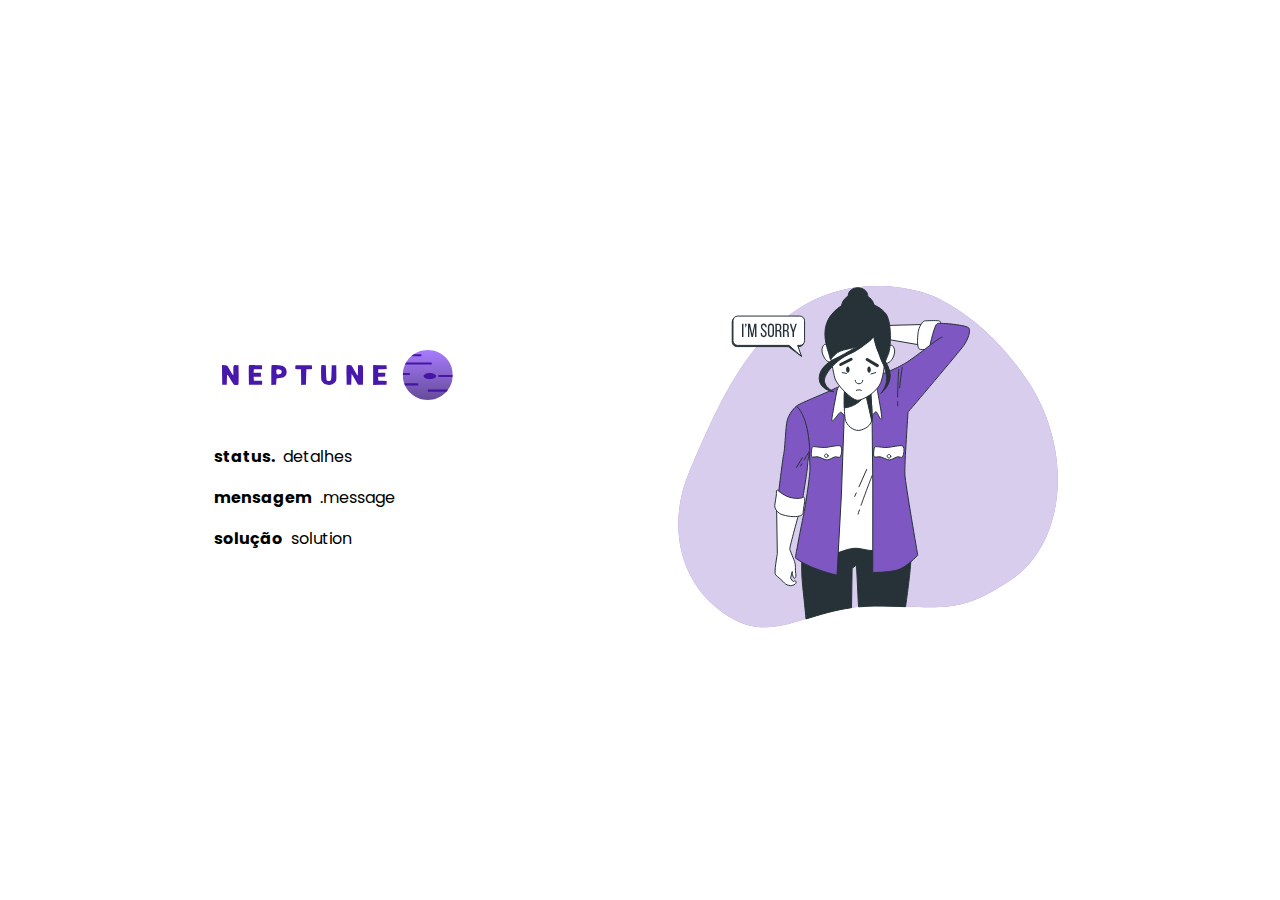
<file: assets/pages/exceptions.html>
<!DOCTYPE html>
<html lang="en">
<head>
    <meta charset="UTF-8">
    <meta name="viewport" content="width=device-width, initial-scale=1.0">
    <title>I'm Sorry</title>
    <link rel="stylesheet" href="/assets/css/exceptions.css">
    <link href="https://fonts.googleapis.com/css2?family=Inter:wght@100..900&family=Poppins:ital,wght@0,100;0,200;0,300;0,400;0,500;0,600;0,700;0,800;0,900;1,100;1,200;1,300;1,400;1,500;1,600;1,700;1,800;1,900&display=swap" rel="stylesheet">
</head>
<body>
    <div class="pai">
        <div class="primeiro-filho">
            <img class="logo-da-neptune" src="/public/icons/Frame 4997 (2).svg" alt="Logo da Neptune">
            <p class="text status-text"><strong>status.</strong>detalhes</p>
            <p class="text message-text"><strong>mensagem</strong>.message</p>
            <p class="text solution-text"><strong class="solution-text-strong">solução</strong>solution</p>
        </div>
        <div class="sorry">
            <img class="sorry" src="/public/icons/Feeling sorry-bro 1.svg" alt="Imagem de garota pedindo desculpa">
        </div>
    </div>
</body>
</html>
</file>
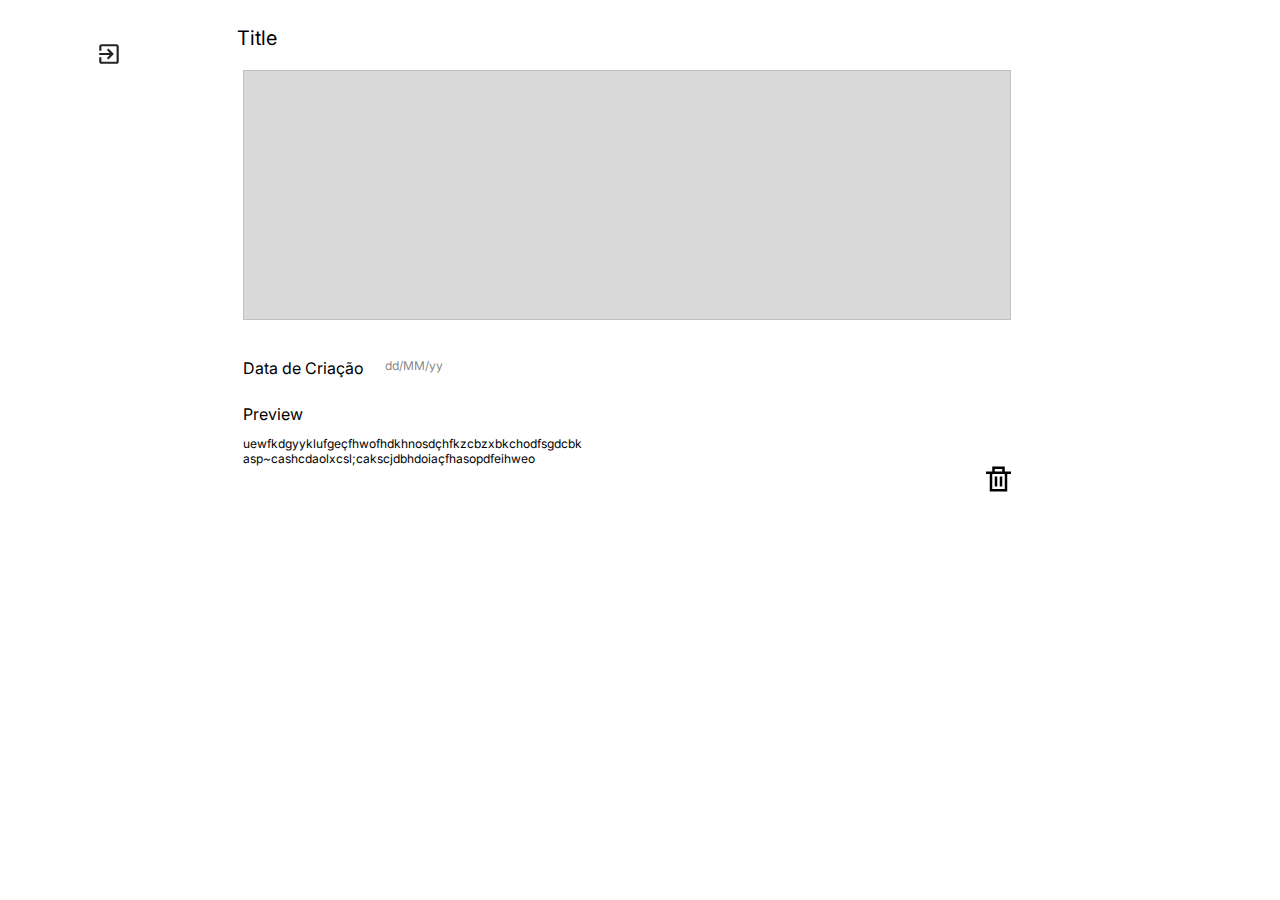
<file: assets/pages/noticia.html>
<!DOCTYPE html>
<html lang="en">
<head>
    <meta charset="UTF-8">
    <meta name="viewport" content="width=device-width, initial-scale=1.0">
    <title>Document</title>
    <link rel="stylesheet" href="../css/noticia.css">
    <link href="https://fonts.googleapis.com/css2?family=Inter:wght@100..900&display=swap" rel="stylesheet">
</head>
<!-- modal -->
<dialog>
    <div class="title-and-x">
        <p class="deleting">Deletando Notícia</p>
        <img class="close-modal" src="../../public/icons/noticia/close-svgrepo-com 1exist-simple.svg" alt="Fechar" id="btn-closer">
    </div>
    <p>Você está prestes a apagar essa noticia do<br>banco de dados. Se deseja continuar com o processo, digite essa chave.</p>
    <div class="keycode">
        <div class="keycode-is">
            <p class="keycode">O codigo chave é:</p><strong id="code"></strong>
        </div>
        <input class="input-keycode" type="text" placeholder="escreva o codigo aqui">
    </div>
</dialog>
<!-- noticia unity -->
<body>
    <div id="overlay"></div>
    <div class="header">
        <img class="exit" src="../../public/icons/home/exit_to_app.svg" alt="Sair" id="sair">
        <p class="title" id="title">Title</p>
    </div>
    <main class="container">
        <img class="box" id="box"/>
        <div class="main-text">
            <p class="date">Data de Criação</p>
            <p class="date-format" id="date">dd/MM/yy</p>
        </div>
        <p class="preview">Preview</p>
        <p class="preview-text" id="desc">uewfkdgyyklufgeçfhwofhdkhnosdçhfkzcbzxbkchodfsgdcbk<br>asp~cashcdaolxcsl;cakscjdbhdoiaçfhasopdfeihweo</p>
    </main>
    <img id="open-modal" class="lixeira" src="../../public/icons/noticia/lixeira.svg" alt="Lixeira">
</body>
<script src="../script/open-modal.js"></script>
</html>
</file>
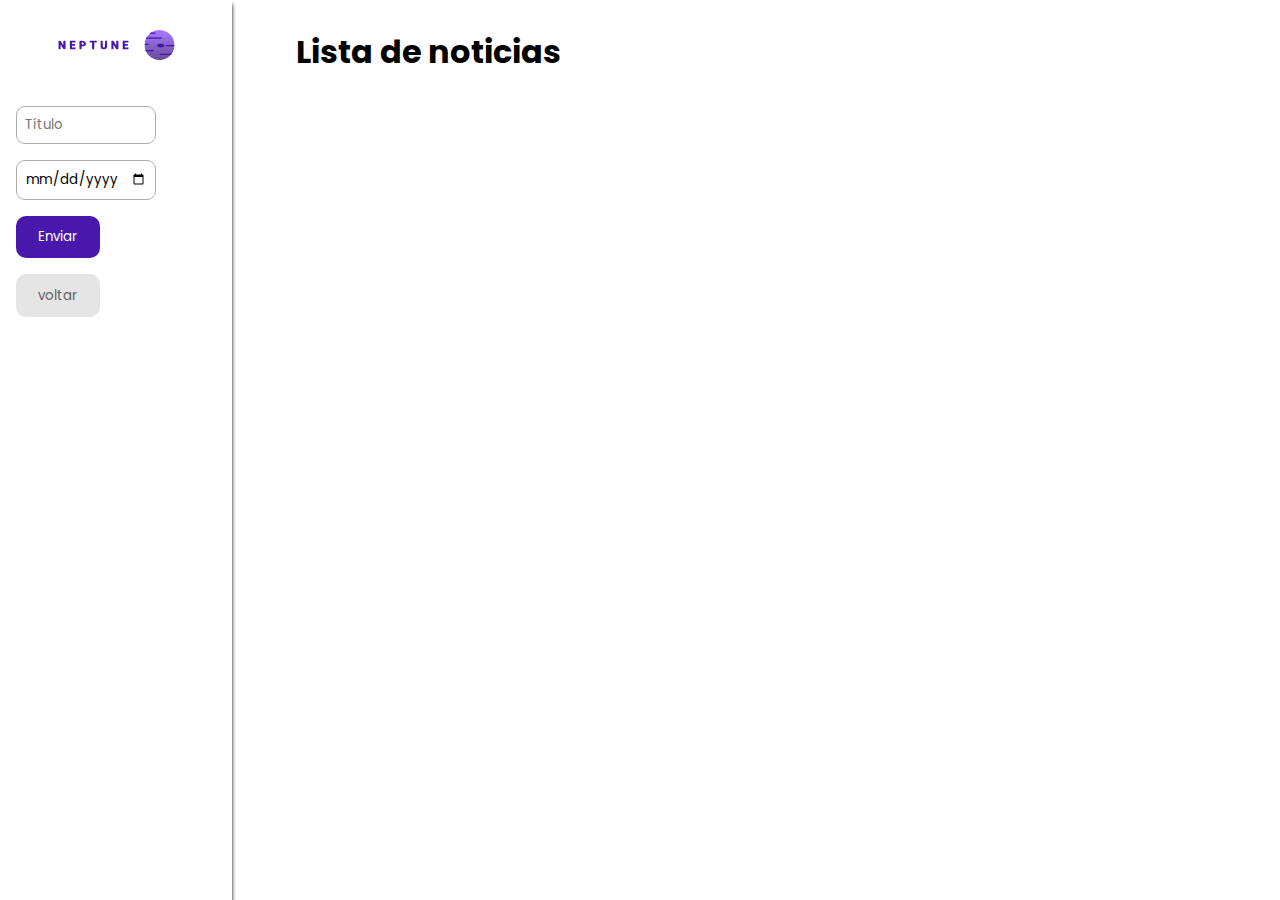
<file: assets/pages/noticias.html>
<!DOCTYPE html>
<html lang="pt-BR">
  <head>
    <meta charset="UTF-8" />
    <meta name="viewport" content="width=device-width, initial-scale=1.0" />
    <title>Postagem de Notícias</title>
    <link rel="stylesheet" href="../css/noticias.css" />
  </head>
  <body>
    <nav>
      <div class="logo">
        <img src="../../public/icons/Frame 4997.svg" alt="Logo" />
      </div>
      <form>
        <input type="text" id="title" name="title" placeholder="Título" />
        <input type="date" id="date" name="date" placeholder="Escolha a data" />
        <button type="submit">Enviar</button>
        <button id="exist">voltar</button>
      </form>
    </nav>
    <div class="main-content">
      <div class="news-title">
        <h1 id="news-title-preview">Lista de noticias</h1>
      </div>
      <div class="news-image" id="news-image">
      </div>
    </div>

    <script src="../script/listarNoticias.js"></script>
  </body>
</html>
</file>
<file: assets/css/exceptions.css>
* {
    margin: 0;
    padding: 0;
    box-sizing: border-box;
}
.pai {
    display: flex;
    justify-content: space-evenly;
    align-items: center;
    height: 100vh;
}
p {
    display: flex;
    gap: 0.5rem;
    margin-top: 1rem;
    font-family: 'Poppins', sans-serif;    
}
.status-text {
    margin-top: 2.5rem;
}
</file>
<file: assets/css/noticia.css>
* {
  margin: 0;
  padding: 0;
  box-sizing: border-box;
  border: 0;
  font-family: "Inter";
}
.header {
  display: flex;
  flex-direction: row;
}
.exit {
  margin-top: 3%;
  margin-left: 7.5%;
  width: 2%;
  cursor: pointer;
}
.box {
  background-color: #d9d9d9;
  width: 60%;
  height: 250px;
  object-fit: cover;
  display: flex;
  align-self: center;
  margin-left: 19%;
}
.title {
  font-size: 20px;
  margin-bottom: 20px;
  margin-top: 2%;
  margin-left: 9%;
}
.main-text {
  display: flex;
  flex-direction: row;
  align-items: flex-start;
  margin-left: 19%;
  margin-top: 3%;
  gap: 2%;
}
.date-format {
  font-size: 12px;
  color: rgba(0, 0, 0, 0.5);
}
.preview {
  margin-left: 19%;
  margin-top: 2%;
}
.preview-text {
  margin-left: 19%;
  margin-top: 1%;
  font-size: 12px;
}
.lixeira {
  margin-left: 77%;
  width: 2%;
  cursor: pointer;
}
.deleting {
  font-size: 20px;
  /* margin-top: 5%;
    margin-left: 7%; */
}
.keycode {
  color: red;
}
.close-modal {
  width: 3%;
  cursor: pointer;
}
dialog {
  display: none;
  flex-direction: column;
  position: absolute;
  border: 1px solid #5b1dd7;
  z-index: 2;
  border-radius: 0.5em;
  width: 45vw;
  height: 60vh;
  box-shadow: 0 0 1em 0 rgba(0, 0, 0, 0.3);
  font-size: 12px;
  bottom:25%;
  left: 25%;
  padding: 1rem;
  gap: 1rem;
}
.overlay{
  width: 100vw;
  height: 100vh;
  position: absolute;
  background: #00000066;
  transition: .5s;
}
dialog::backdrop {
  background-color: rgba(0, 0, 0, 0.3);
}
.title-and-x {
  text-align: left;
  display: flex;
  width: 100%;
  justify-content: space-between;
}
.keycode {
  display: flex;
  flex-direction: column;
  margin-top: 2rem;
  gap: 0.5rem;
}
.keycode-is {
  display: flex;
  gap: 0.25rem;
}
strong {
  margin-top: 2rem;
}
.input-keycode {
  width: 50%;
  background-color: #d9d9d9;
  color: black;
  border-radius: 0.275rem;
  padding: 0.25rem;
  outline: none;
}
input::placeholder {
  color: rgb(132, 132, 132);
}
</file>
<file: assets/css/noticias.css>
@import url('https://fonts.googleapis.com/css2?family=Poppins:ital,wght@0,100;0,200;0,300;0,400;0,500;0,600;0,700;0,800;0,900;1,100;1,200;1,300;1,400;1,500;1,600;1,700;1,800;1,900&display=swap');
*{
    padding: 0;
    margin: 0;
    box-sizing: border-box;
    font-family: "Poppins", sans-serif;

}

body{
    display: flex;
    gap: 4rem;
}
nav{
    height: 100vh;
    width: 22.833vw;
    gap: 1rem;
    padding: 0 1rem;
    box-shadow: 0 4px 4px black;
    display: flex;
    flex-flow:column wrap;

}
.logo{
    height: 10%;
    width: 100%;
    display: flex;
    justify-content: center;
    align-items: center;
}
form{
    width: 100%;
    height: 70%;
    display: flex;
    flex-flow: column wrap;
    gap: 1rem;
}
nav > form > input , input[type="date"] {
    outline: none;
    border: 1px solid #adadad;
    width: 70%;
    padding: .5rem;
    border-radius: .5625rem;
}
nav > form > button {
    background: #4817AB;
    color: #fff;
    width: fit-content;
    border: none;
    padding: .7rem 1.4rem;
    border-radius: .625rem;
    outline: none;
}
nav > form > button:hover {
    background: #3b138a;
    transition: 1s;
}

.main-content{
    width: 100%;
    height: 100%;
    padding: 1.75rem 0;
    gap: 4rem;
    display: flex;
    flex-flow: column wrap;
}
.news-image{
    padding: 1rem;
    height: 71vh;
    width: 90%;
    display: flex;
    overflow-y: scroll;
    flex-flow: column;
    gap: 1rem;
}
.news-image::-webkit-scrollbar{
    width: 2px;
}
.news-image::-webkit-scrollbar-thumb{
    height: .15rem;
    border-radius: 1rem;
    background: linear-gradient(to top,#38135b,#8A2BE2);
}
.news-image::-webkit-scrollbar{
    width: 4px;
}
.news-image > .card {
    cursor: pointer;
    height: 400px;
    width: 600px;
    padding: 2rem;
    background: #ffffff;
    border: 1px solid rgba(0, 0, 0, 0.298);
    box-shadow: 4px 4px 4px rgb(211, 211, 211);
}
.news-image > .card > .load{
    height: 300px;
    width: 100%;
    background: linear-gradient(to right,#0000007c,#dfdfdf);
    animation: loadBackground 1s infinite;

}

#exist{
    background: #e5e5e5;
    color: #5e5e5e;
}

@keyframes loadBackground {
    to{
        background-position-x:600px;
    }from{
        background-position-x: 0%;
    }
}
</file>
